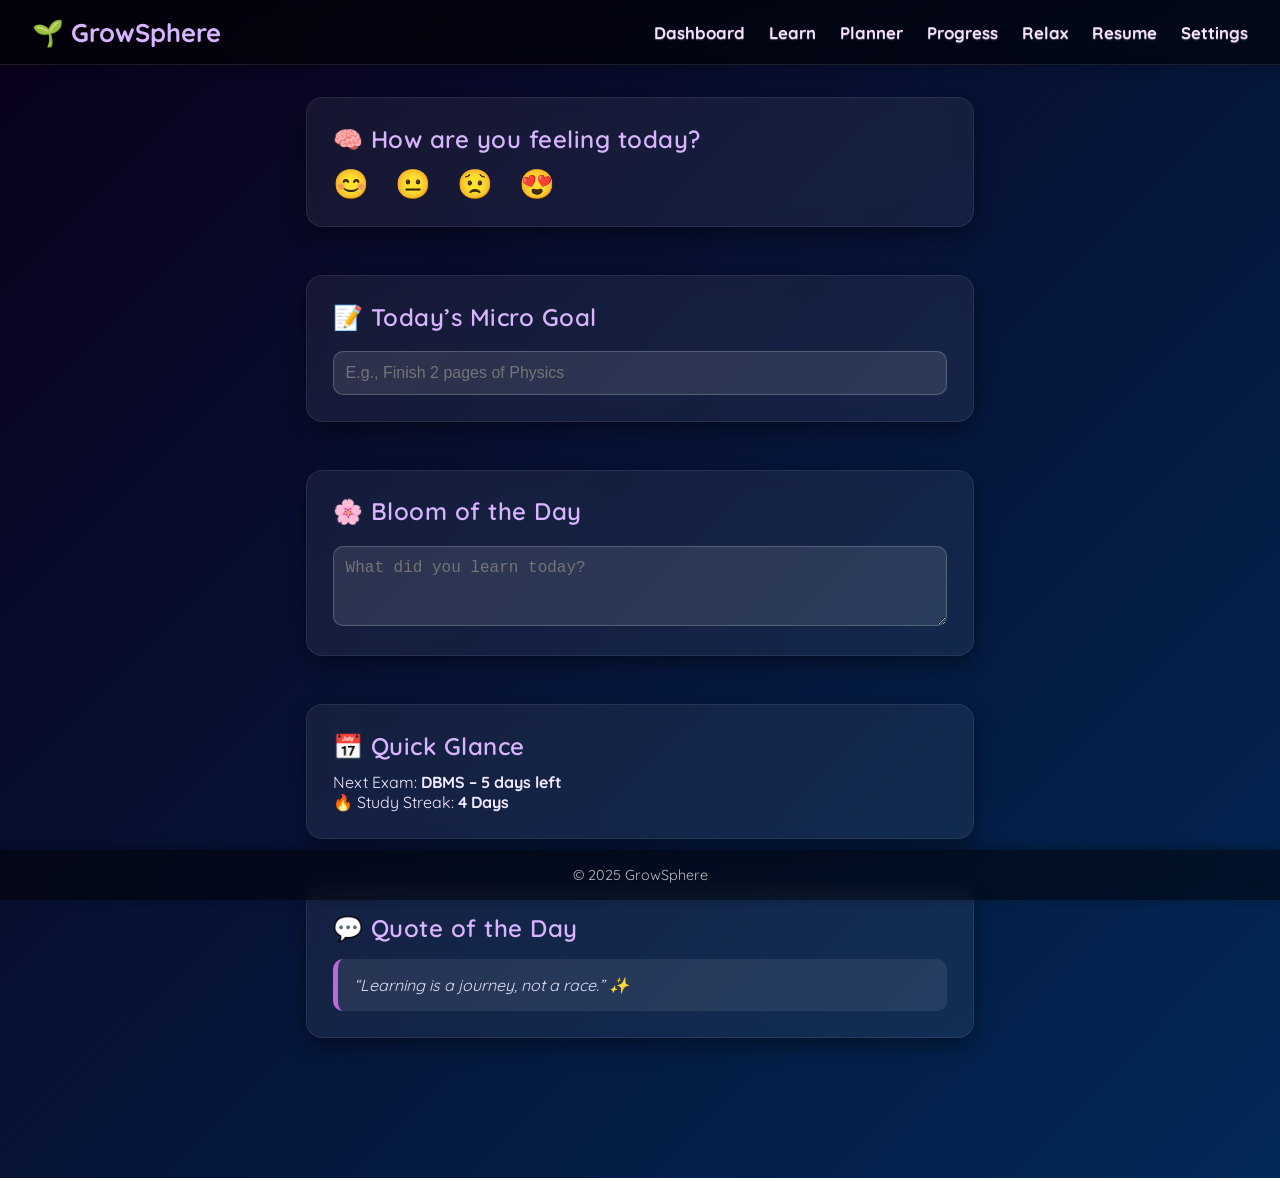
<file: index.html>
<!DOCTYPE html>
<html lang="en">
<head>
  <meta charset="UTF-8" />
  <meta name="viewport" content="width=device-width, initial-scale=1.0" />
  <title>GrowSphere | Home</title>
  <link rel="stylesheet" href="css/style.css" />
  <link href="https://fonts.googleapis.com/css2?family=Quicksand:wght@400;600&display=swap" rel="stylesheet">

</head>
<body>

<header class="top-nav">
  <div class="logo">🌱 GrowSphere</div>
<nav class="nav-links">
  <a href="dashboard.html">Dashboard</a>
  <a href="learn.html">Learn</a>
  <a href="planner.html">Planner</a>
  <a href="progress.html">Progress</a>
  <a href="Body & Brain.html">Relax</a>
  <a href="resume.html">Resume</a>
  <a href="settings.html">Settings</a>
</nav>


</header>


  <main>
    <!-- Mood Picker -->
    <section id="mood-picker">
      <h2>🧠 How are you feeling today?</h2>
      <div class="emojis">
        <span>😊</span>
        <span>😐</span>
        <span>😟</span>
        <span>😍</span>
      </div>
    </section>

    <!-- Micro Goal Input -->
    <section id="micro-goal">
      <h2>📝 Today’s Micro Goal</h2>
      <input type="text" placeholder="E.g., Finish 2 pages of Physics" />
    </section>

    <!-- Bloom of the Day -->
    <section id="bloom">
      <h2>🌸 Bloom of the Day</h2>
      <textarea rows="3" placeholder="What did you learn today?"></textarea>
    </section>

    <!-- Quick Stats -->
    <section id="stats">
      <h2>📅 Quick Glance</h2>
      <p>Next Exam: <strong>DBMS – 5 days left</strong></p>
      <p>🔥 Study Streak: <strong>4 Days</strong></p>
    </section>

    <!-- Motivational Quote -->
    <section id="quote">
      <h2>💬 Quote of the Day</h2>
      <blockquote>
        “Learning is a journey, not a race.” ✨
      </blockquote>
    </section>
  </main>

<footer class="bottom-footer">
  <p>&copy; 2025 GrowSphere</p>
</footer>


  <script src="js/main.js"></script>
</body>
</html>
</file>
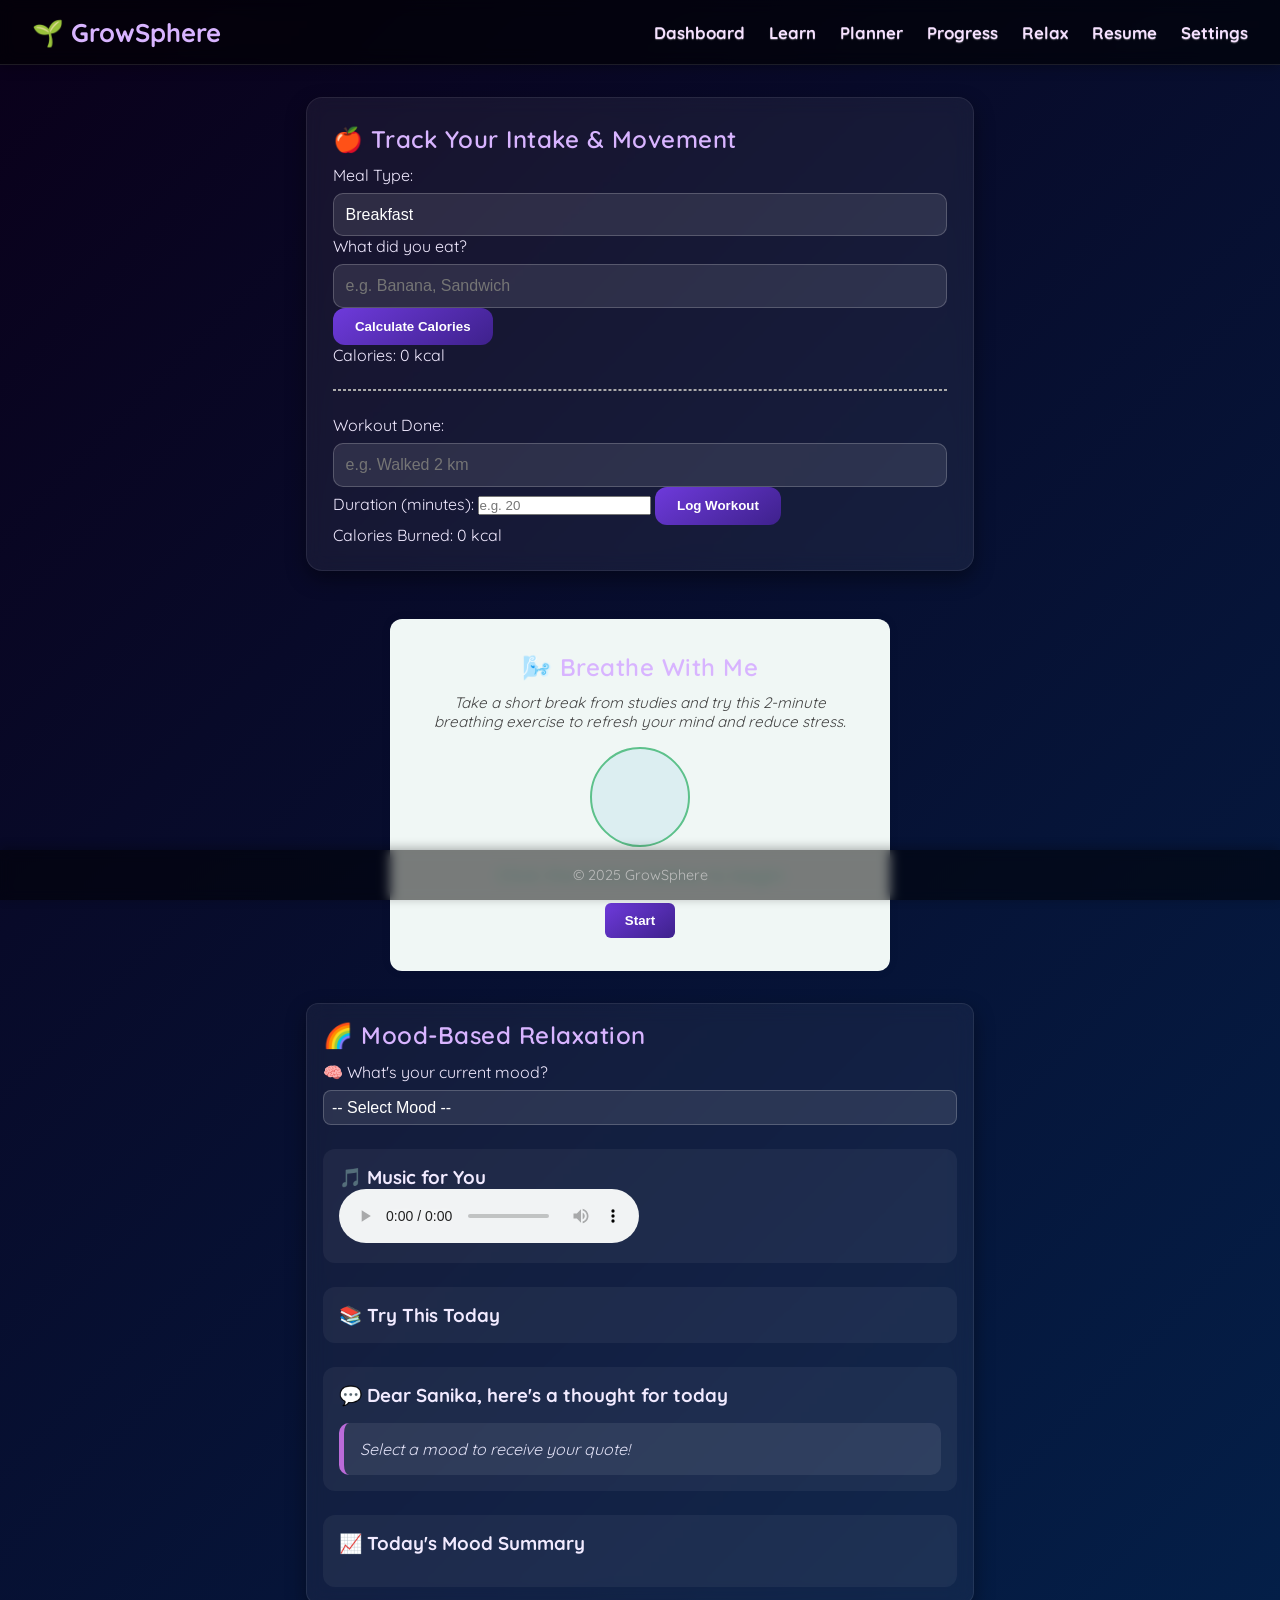
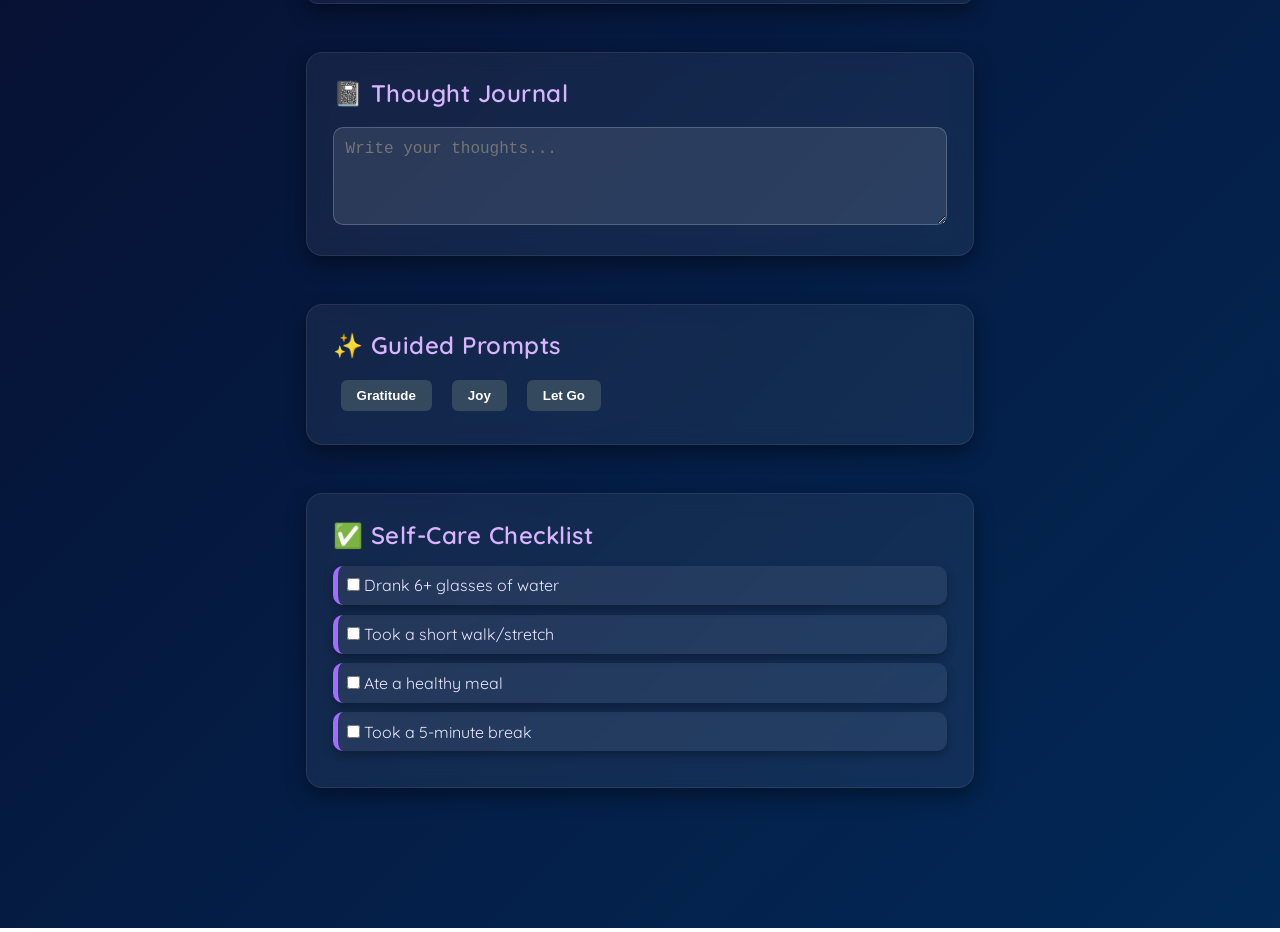
<file: Body & Brain.html>
<!DOCTYPE html>
<html lang="en">
<head>
  <meta charset="UTF-8" />
  <meta name="viewport" content="width=device-width, initial-scale=1.0"/>
  <title>GrowSphere | Body & Brain</title>
  <link rel="stylesheet" href="css/style.css" />
  <link href="https://fonts.googleapis.com/css2?family=Quicksand:wght@400;600&display=swap" rel="stylesheet">
</head>
<body>
  <header class="top-nav">
    <div class="logo">🌱 GrowSphere</div>
    <nav class="nav-links">
      <a href="dashboard.html">Dashboard</a>
      <a href="learn.html">Learn</a>
      <a href="planner.html">Planner</a>
      <a href="progress.html">Progress</a>
      <a href="Body & Brain.html" class="active">Relax</a>
      <a href="resume.html">Resume</a>
      <a href="settings.html">Settings</a>
    </nav>
  </header>

  <main>

    <!-- 🍎 Intake & Movement Tracker -->
    <section id="fitness-tracker">
      <h2>🍎 Track Your Intake & Movement</h2>
      <label for="meal-type">Meal Type:</label>
      <select id="meal-type">
        <option>Breakfast</option>
        <option>Lunch</option>
        <option>Dinner</option>
        <option>Snacks</option>
      </select>

      <label for="food-entry">What did you eat?</label>
      <input type="text" id="food-entry" placeholder="e.g. Banana, Sandwich" />
      <button onclick="calculateCalories()">Calculate Calories</button>
      <p id="calorie-result">Calories: 0 kcal</p>

      <hr style="margin: 1.5rem 0; border: 1px dashed #aaa;" />

      <label for="workout-type">Workout Done:</label>
      <input type="text" id="workout-type" placeholder="e.g. Walked 2 km" />

      <label for="duration">Duration (minutes):</label>
      <input type="number" id="duration" placeholder="e.g. 20" />
      <button onclick="logWorkout()">Log Workout</button>
      <p id="workout-result">Calories Burned: 0 kcal</p>
    </section>

 <!-- 🌬️ Breathing Animation -->
<section id="breathing-tool">
  <h2>🌬️ Breathe With Me</h2>
  <p class="breathing-desc">
    Take a short break from studies and try this 2-minute breathing exercise to refresh your mind and reduce stress.
  </p>
  <div id="circle"></div>
  <p id="breathing-text">Click the button below to begin</p>
  <button id="start-breathing-btn">Start</button>
</section>



    <!-- 🌈 Mood-Based Experience -->
    <section id="mood-experience">
      <h2>🌈 Mood-Based Relaxation</h2>

      <div class="mood-selector">
        <label for="currentMood">🧠 What's your current mood?</label>
        <select id="currentMood" onchange="updateMoodSuggestions()">
          <option value="">-- Select Mood --</option>
          <option value="happy">😊 Happy</option>
          <option value="sad">😢 Sad</option>
          <option value="stressed">😣 Stressed</option>
          <option value="angry">😠 Angry</option>
          <option value="calm">😌 Calm</option>
        </select>
      </div>

      <div class="mood-section">
        <h3>🎵 Music for You</h3>
        <audio id="moodMusicPlayer" controls loop></audio>
        <p id="musicSuggestionText"></p>
      </div>

      <div class="mood-section">
        <h3>📚 Try This Today</h3>
        <p id="hobbySuggestionText"></p>
      </div>

      <div class="mood-section">
        <h3>💬 Dear Sanika, here's a thought for today</h3>
        <blockquote id="quoteText">Select a mood to receive your quote!</blockquote>
      </div>

      <div class="mood-section">
        <h3>📈 Today's Mood Summary</h3>
        <ul id="moodLogList"></ul>
      </div>
    </section>

    <!-- 📓 Thought Journal -->
    <section id="journal">
      <h2>📓 Thought Journal</h2>
      <textarea rows="4" placeholder="Write your thoughts..."></textarea>
    </section>

    <!-- ✨ Guided Prompts -->
    <section id="prompts">
      <h2>✨ Guided Prompts</h2>
      <button onclick="fillPrompt('What am I grateful for today?')">Gratitude</button>
      <button onclick="fillPrompt('What made me smile today?')">Joy</button>
      <button onclick="fillPrompt('What’s worrying me right now?')">Let Go</button>
    </section>

    <!-- ✅ Self-Care Checklist -->
    <section id="self-care">
      <h2>✅ Self-Care Checklist</h2>
      <ul>
        <li><input type="checkbox"> Drank 6+ glasses of water</li>
        <li><input type="checkbox"> Took a short walk/stretch</li>
        <li><input type="checkbox"> Ate a healthy meal</li>
        <li><input type="checkbox"> Took a 5-minute break</li>
      </ul>
    </section>
  </main>

  <footer class="bottom-footer">
    <p>&copy; 2025 GrowSphere</p>
  </footer>

  <!-- 💻 Scripts -->
  <script>
    function fillPrompt(text) {
      document.querySelector("#journal textarea").value = text;
    }

    function calculateCalories() {
      const meal = document.getElementById("food-entry").value.toLowerCase();
      let calories = 0;
      if (meal.includes("banana")) calories += 89;
      if (meal.includes("rice")) calories += 200;
      if (meal.includes("bread")) calories += 80;
      if (meal.includes("sandwich")) calories += 250;
      if (meal.includes("milk")) calories += 100;
      if (meal.includes("egg")) calories += 70;
      if (meal.includes("chapati")) calories += 100;
      if (meal.includes("dal")) calories += 120;
      if (meal.includes("fruit")) calories += 50;

      document.getElementById("calorie-result").innerText = `Calories: ${calories} kcal`;
    }

    function logWorkout() {
      const minutes = parseInt(document.getElementById("duration").value);
      let burned = isNaN(minutes) ? 0 : Math.floor(minutes * 5);
      document.getElementById("workout-result").innerText = `Calories Burned: ${burned} kcal`;
    }

    const moodData = {
      happy: {
        music: "audio/happy.mp3",
        suggestion: "Dance or try a gratitude journal.",
        quote: "Happiness is not out there, it's in you. 🌞 Keep shining, Sanika!"
      },
      sad: {
        music: "audio/soft.mp3",
        suggestion: "Doodle or watch your comfort movie.",
        quote: "Tough times never last, but tough people like you do. 💪"
      },
      stressed: {
        music: "audio/meditation.mp3",
        suggestion: "Try breathing meditation or step outside.",
        quote: "You don't have to control everything. Just breathe, Sanika. 🌿"
      },
      angry: {
        music: "audio/calm.mp3",
        suggestion: "Take deep breaths, try journaling or a workout.",
        quote: "Speak when calm. You got this, Sanika!"
      },
      calm: {
        music: "audio/zen.mp3",
        suggestion: "Read a short story or color something.",
        quote: "Calm is a superpower. Enjoy this peace, Sanika. 🌼"
      }
    };

    const moodLog = [];

    function updateMoodSuggestions() {
      const mood = document.getElementById("currentMood").value;
      if (!mood) return;
      const data = moodData[mood];
      document.getElementById("moodMusicPlayer").src = data.music;
      document.getElementById("musicSuggestionText").innerText = "Mood-matching music playing.";
      document.getElementById("hobbySuggestionText").innerText = data.suggestion;
      document.getElementById("quoteText").innerText = data.quote;
      const time = new Date().toLocaleTimeString();
      moodLog.push(`🕒 ${time} — Mood: ${mood}`);
      renderMoodLog();
    }

    function renderMoodLog() {
      const logList = document.getElementById("moodLogList");
      logList.innerHTML = "";
      moodLog.slice(-5).reverse().forEach(entry => {
        const li = document.createElement("li");
        li.textContent = entry;
        logList.appendChild(li);
      });
    }
  </script>
  <script>
  const circle = document.getElementById("circle");
  const text = document.getElementById("breathing-text");
  const startBtn = document.getElementById("start-breathing-btn");
  let breathingInterval;

  function breatheCycle() {
    text.innerText = "Inhale...";
    circle.style.transform = "scale(1.5)";

    setTimeout(() => {
      text.innerText = "Hold...";

      setTimeout(() => {
        text.innerText = "Exhale...";
        circle.style.transform = "scale(1)";
      }, 2000);
    }, 3000);
  }

  function startBreathing() {
    if (!breathingInterval) {
      breatheCycle(); // Run once immediately
      breathingInterval = setInterval(breatheCycle, 8000);
      startBtn.style.display = "none"; // Hide the button once started
    }
  }

  startBtn.addEventListener("click", startBreathing);
</script>

</body>
</html>
</file>
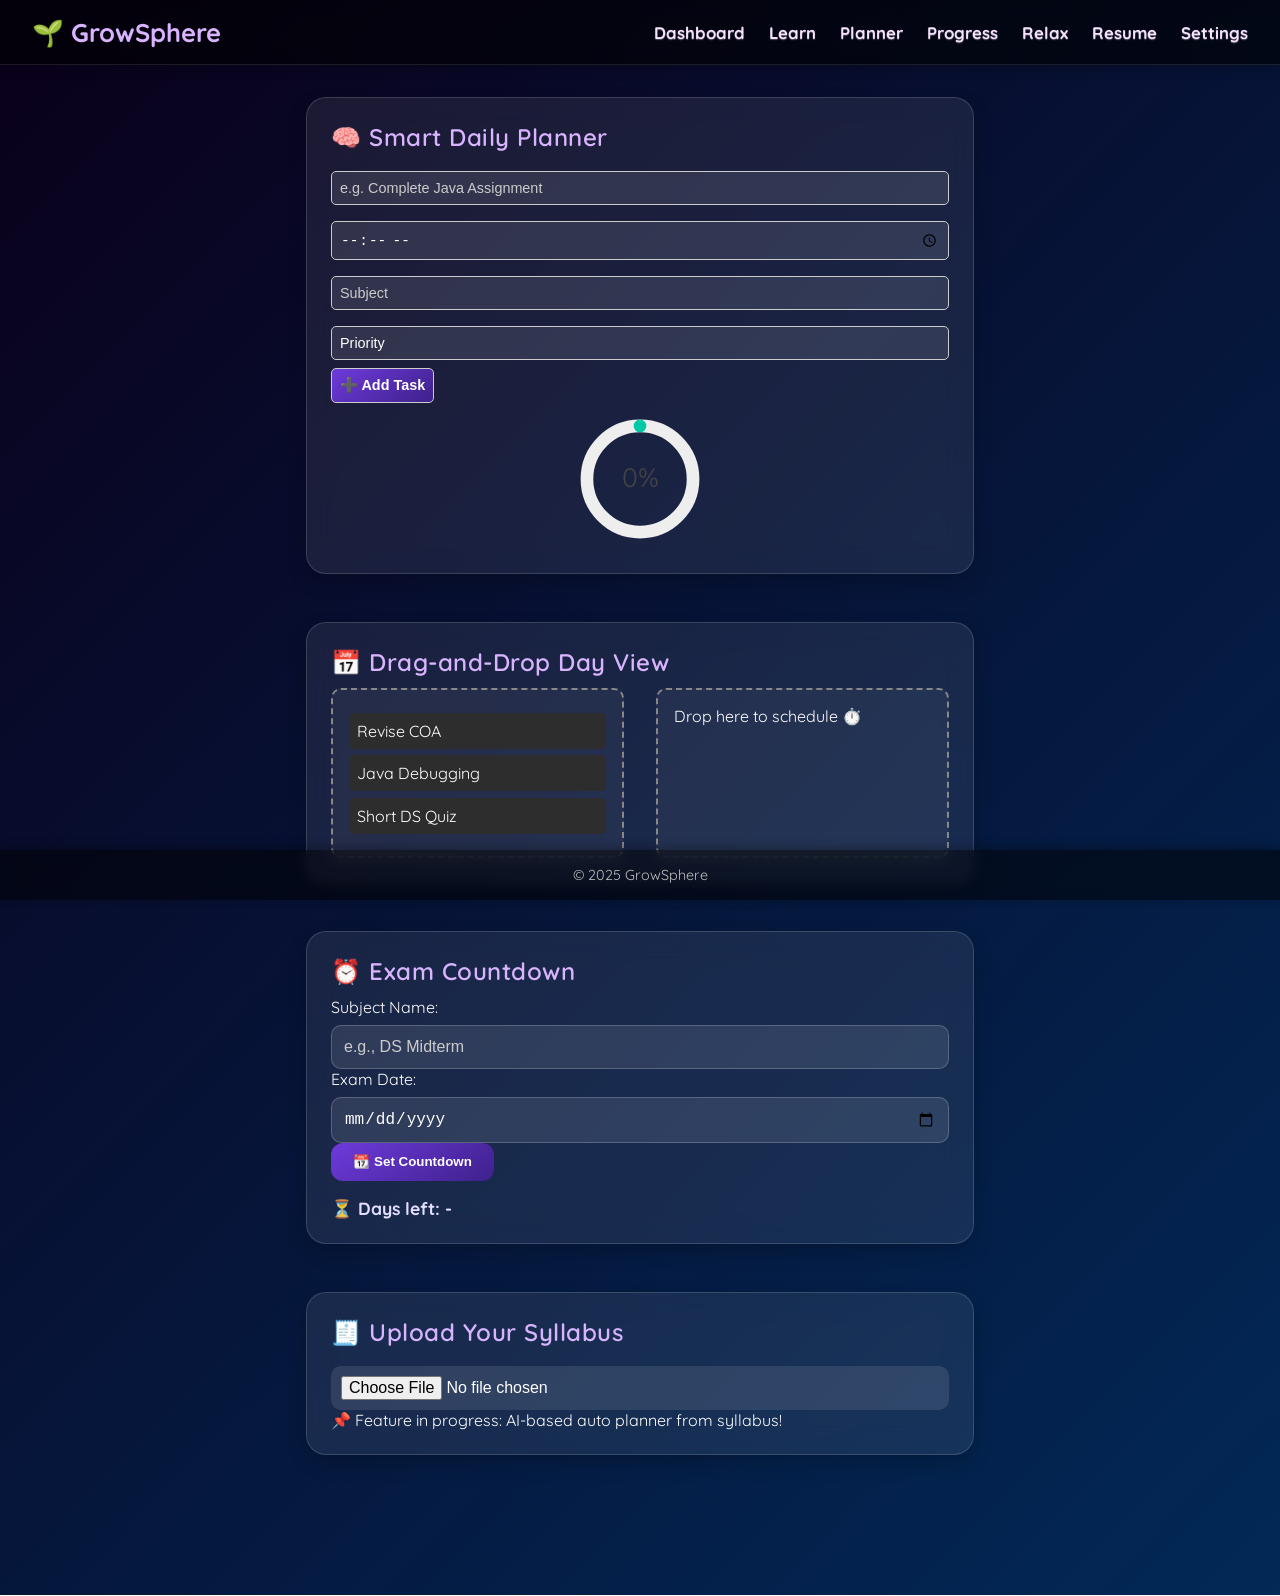
<file: planner.html>
<!DOCTYPE html>
<html lang="en">
<head>
  <meta charset="UTF-8" />
  <meta name="viewport" content="width=device-width, initial-scale=1.0"/>
  <title>GrowSphere | Planner</title>
  <link rel="stylesheet" href="css/style.css" />
  <link href="https://fonts.googleapis.com/css2?family=Quicksand:wght@400;600&display=swap" rel="stylesheet">
</head>
<body>

<header class="top-nav">
  <div class="logo">🌱 GrowSphere</div>
  <nav class="nav-links">
    <a href="dashboard.html">Dashboard</a>
    <a href="learn.html">Learn</a>
    <a href="planner.html" class="active">Planner</a>
    <a href="progress.html">Progress</a>
    <a href="Body & Brain.html">Relax</a>
    <a href="resume.html">Resume</a>
    <a href="settings.html">Settings</a>
  </nav>
</header>

<main class="planner-container">

  <!-- 🧠 Smart Daily Planner -->
  <section class="dashboard-card">
    <h2>🧠 Smart Daily Planner</h2>
    <div class="task-form">
      <input type="text" id="taskInput" placeholder="e.g. Complete Java Assignment" />
      <input type="time" id="taskTime" />
      <input type="text" id="taskSubject" placeholder="Subject" />
      <select id="taskPriority">
        <option value="">Priority</option>
        <option value="High">🔴 High</option>
        <option value="Medium">🟡 Medium</option>
        <option value="Low">🟢 Low</option>
      </select>
      <button id="addTask">➕ Add Task</button>
    </div>

    <ul id="taskSchedule"></ul>

    <div class="progress-circle">
      <svg viewBox="0 0 36 36" class="circular-chart">
        <path class="circle-bg"
          d="M18 2.0845 a 15.9155 15.9155 0 0 1 0 31.831 a 15.9155 15.9155 0 0 1 0 -31.831" />
        <path class="circle"
          stroke-dasharray="0, 100"
          d="M18 2.0845 a 15.9155 15.9155 0 0 1 0 31.831 a 15.9155 15.9155 0 0 1 0 -31.831" />
        <text x="18" y="20.35" class="percentage">0%</text>
      </svg>
    </div>
  </section>

  <!-- 📅 Drag-and-Drop Schedule -->
  <section class="dashboard-card">
    <h2>📅 Drag-and-Drop Day View</h2>
    <div class="task-container">
      <div class="task-list" ondrop="drop(event)" ondragover="allowDrop(event)">
        <div class="task" draggable="true" ondragstart="drag(event)">Revise COA</div>
        <div class="task" draggable="true" ondragstart="drag(event)">Java Debugging</div>
        <div class="task" draggable="true" ondragstart="drag(event)">Short DS Quiz</div>
      </div>
      <div class="drop-zone" ondrop="drop(event)" ondragover="allowDrop(event)">
        Drop here to schedule ⏱️
      </div>
    </div>
  </section>

  <!-- ⏳ Exam Countdown -->
  <section class="dashboard-card">
    <h2>⏰ Exam Countdown</h2>
    <label for="examName">Subject Name:</label>
    <input type="text" id="examName" placeholder="e.g., DS Midterm">
    <label for="examDate">Exam Date:</label>
    <input type="date" id="examDate">
    <button id="setCountdown">📆 Set Countdown</button>
    <p id="countdownResult">⏳ Days left: -</p>
  </section>

  <!-- 🧾 Upload Syllabus -->
  <section class="dashboard-card">
    <h2>🧾 Upload Your Syllabus</h2>
    <input type="file" id="syllabusFile" />
    <p>📌 Feature in progress: AI-based auto planner from syllabus!</p>
  </section>

</main>

<footer class="bottom-footer">
  <p>&copy; 2025 GrowSphere</p>
</footer>

<script src="js/planner.js"></script>
</body>
</html>
</file>
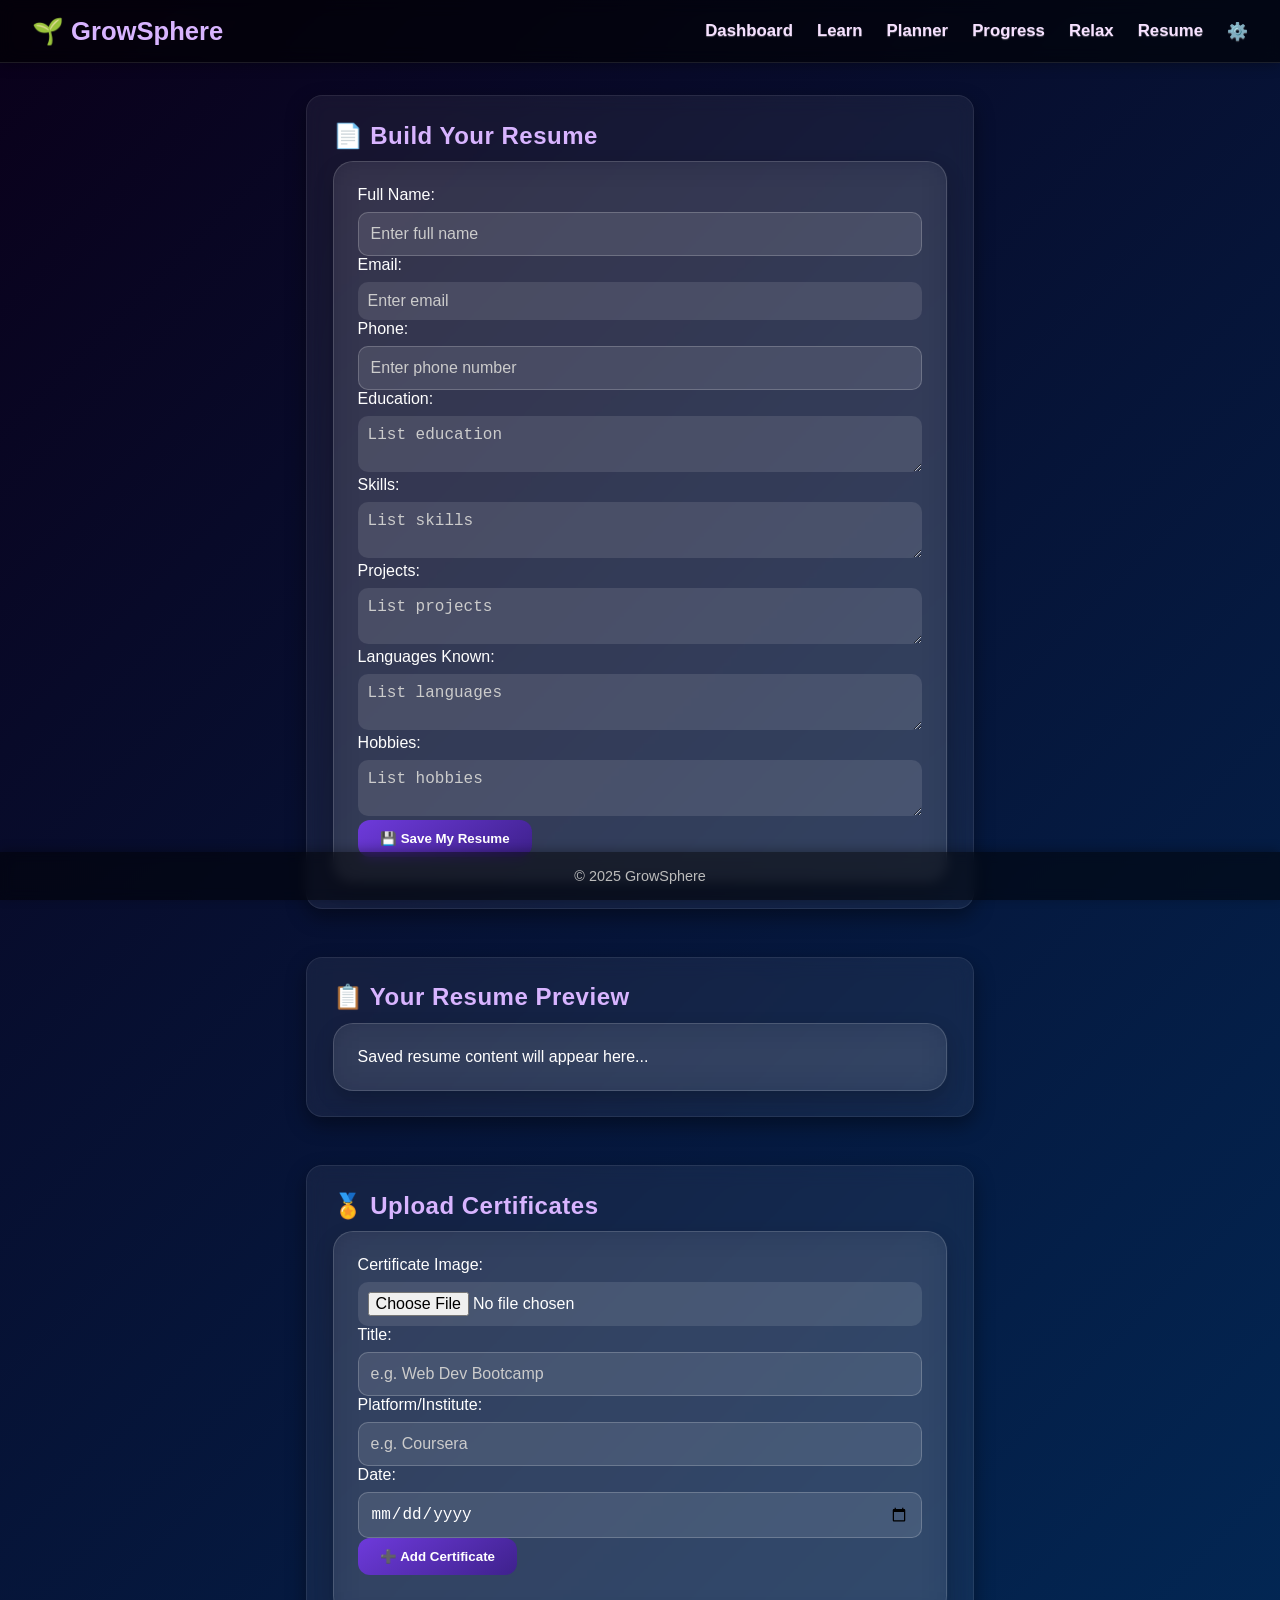
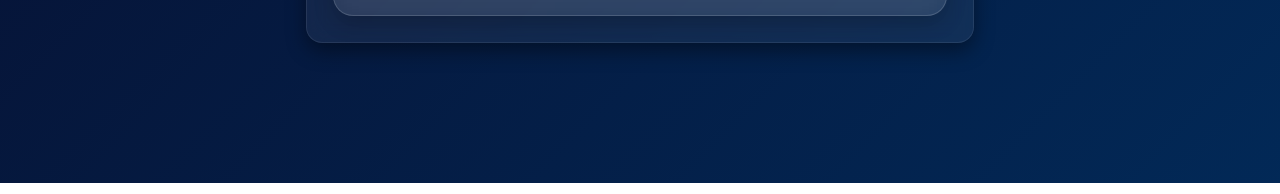
<file: resume.html>
<!DOCTYPE html>
<html lang="en">
<head>
  <meta charset="UTF-8" />
  <meta name="viewport" content="width=device-width, initial-scale=1.0"/>
  <title>GrowSphere | Resume Builder</title>
  <link rel="stylesheet" href="css/style.css" />
  <script src="js/resume.js" defer></script>
</head>
<body>

  <header class="top-nav">
    <div class="logo">🌱 GrowSphere</div>
    <nav class="nav-links">
      <a href="dashboard.html">Dashboard</a>
      <a href="learn.html">Learn</a>
      <a href="planner.html">Planner</a>
      <a href="progress.html">Progress</a>
      <a href="Body & Brain.html">Relax</a>
      <a href="resume.html" class="active">Resume</a>
      <a href="settings.html">⚙️</a>
    </nav>
  </header>

  <main>
    <section>
      <h2>📄 Build Your Resume</h2>
      <div class="dashboard-card">
        <label>Full Name: <input type="text" id="nameInput" placeholder="Enter full name"/></label><br/>
        <label>Email: <input type="email" id="emailInput" placeholder="Enter email"/></label><br/>
        <label>Phone: <input type="text" id="phoneInput" placeholder="Enter phone number"/></label><br/>
        <label>Education: <textarea id="educationInput" placeholder="List education"></textarea></label><br/>
        <label>Skills: <textarea id="skillsInput" placeholder="List skills"></textarea></label><br/>
        <label>Projects: <textarea id="projectsInput" placeholder="List projects"></textarea></label><br/>
        <label>Languages Known: <textarea id="languagesInput" placeholder="List languages"></textarea></label><br/>
        <label>Hobbies: <textarea id="hobbiesInput" placeholder="List hobbies"></textarea></label><br/>

        <button onclick="saveResume()">💾 Save My Resume</button>
      </div>
    </section>

    <section>
      <h2>📋 Your Resume Preview</h2>
      <div id="resumePreview" class="dashboard-card">
        <p>Saved resume content will appear here...</p>
      </div>
    </section>

    <section>
      <h2>🏅 Upload Certificates</h2>
      <div class="dashboard-card">
        <label>Certificate Image: <input type="file" id="certImageInput" accept="image/*"></label><br/>
        <label>Title: <input type="text" id="certTitleInput" placeholder="e.g. Web Dev Bootcamp"/></label><br/>
        <label>Platform/Institute: <input type="text" id="certOrgInput" placeholder="e.g. Coursera"/></label><br/>
        <label>Date: <input type="date" id="certDateInput"/></label><br/>
        <button onclick="addCertificate()">➕ Add Certificate</button>
        <div class="cert-grid" id="certList"></div>
      </div>
    </section>
  </main>

  <footer class="bottom-footer">
    <p>&copy; 2025 GrowSphere</p>
  </footer>

</body>
</html>
</file>
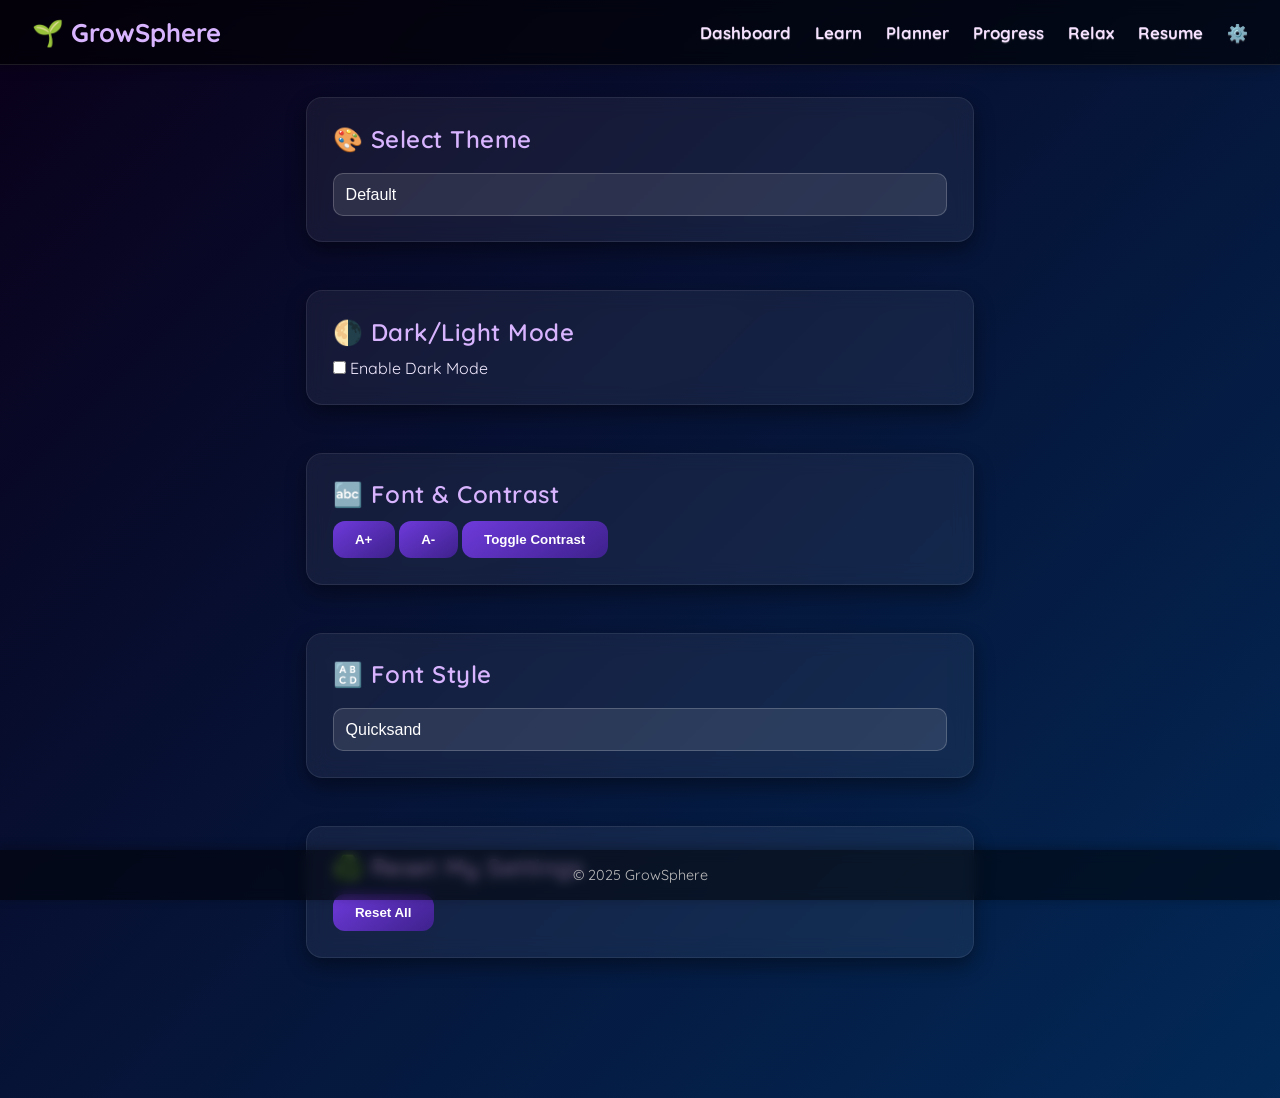
<file: settings.html>
<!DOCTYPE html>
<html lang="en">
<head>
  <meta charset="UTF-8" />
  <meta name="viewport" content="width=device-width, initial-scale=1.0" />
  <title>GrowSphere | Settings</title>
  <link rel="stylesheet" href="css/style.css" />
  <link href="https://fonts.googleapis.com/css2?family=Quicksand:wght@400;600&display=swap" rel="stylesheet">
  <script src="js/settings.js" defer></script>
</head>

<body>
  <header class="top-nav">
    <div class="logo">🌱 GrowSphere</div>
    <nav class="nav-links">
      <a href="dashboard.html">Dashboard</a>
      <a href="learn.html">Learn</a>
      <a href="planner.html">Planner</a>
      <a href="progress.html">Progress</a>
      <a href="Body & Brain.html">Relax</a>
      <a href="resume.html">Resume</a>
      <a href="settings.html">⚙️</a>
    </nav>
  </header>

  <main>
    <!-- 🎨 Theme Selector -->
    <section>
      <h2>🎨 Select Theme</h2>
      <select id="themeSelector">
        <option value="default">Default</option>
        <option value="nature">Nature</option>
        <option value="galaxy">Galaxy</option>
        <option value="calm">Calm</option>
      </select>
    </section>

    <!-- 🌗 Dark Mode Toggle -->
    <section>
      <h2>🌗 Dark/Light Mode</h2>
      <label>
        <input type="checkbox" id="darkModeToggle"> Enable Dark Mode
      </label>
    </section>

    <!-- 🔤 Font Size & Contrast -->
    <section>
      <h2>🔤 Font & Contrast</h2>
      <button onclick="increaseFont()">A+</button>
      <button onclick="decreaseFont()">A-</button>
      <button onclick="toggleContrast()">Toggle Contrast</button>
    </section>

    <!-- 🔠 Font Family Selector -->
    <section>
      <h2>🔠 Font Style</h2>
      <select onchange="changeFontFamily(this.value)">
        <option value="'Quicksand', sans-serif">Quicksand</option>
        <option value="'Poppins', sans-serif">Poppins</option>
        <option value="'Roboto Mono', monospace">Roboto Mono</option>
        <option value="'Playfair Display', serif">Playfair Display</option>
        <option value="Arial, sans-serif">Arial</option>
        <option value="'Courier New', monospace">Courier New</option>
        <option value="'Comic Sans MS', cursive">Comic Sans</option>
      </select>
    </section>

    <!-- ♻️ Reset All -->
    <section>
      <h2>♻️ Reset My Settings</h2>
      <button onclick="resetSettings()">Reset All</button>
    </section>
  </main>

  <footer class="bottom-footer">
    <p>&copy; 2025 GrowSphere</p>
  </footer>
</body>
</html>
</file>
<file: css/style.css>
/* Reset & Base Styles */
* {
  margin: 0;
  padding: 0;
  box-sizing: border-box;
}

body {
  font-family: 'Quicksand', sans-serif;
  background: linear-gradient(-45deg, #0a001a, #18002e, #1a004a, #003366, #0a001a);
  background-size: 500% 500%;
  animation: liveGradientBlueViolet 20s ease infinite;
  color: #eae6f5;
  padding-bottom: 60px;
  position: relative;
}

@keyframes liveGradientBlueViolet {
  0% { background-position: 0% 50%; }
  50% { background-position: 100% 50%; }
  100% { background-position: 0% 50%; }
}

#breath-animation {
  width: 100px;
  height: 100px;
  margin: 1rem auto;
  border-radius: 50%;
  background: #bb6bd9;
  animation: breath 4s ease-in-out infinite;
}

@keyframes breath {
  0%, 100% { transform: scale(1); opacity: 0.7; }
  50% { transform: scale(1.4); opacity: 1; }
}

/* ---- Dashboard Layout ---- */
.dashboard-container {
  display: grid;
  grid-template-columns: repeat(auto-fit, minmax(320px, 1fr));
  gap: 1.5rem;
  padding: 2rem;
}

/* ---- Card Styling ---- */
.dashboard-card {
  background: rgba(255, 255, 255, 0.08);
  border: 1px solid rgba(255, 255, 255, 0.15);
  border-radius: 20px;
  padding: 1.5rem;
  backdrop-filter: blur(15px);
  box-shadow: 0 8px 20px rgba(0, 0, 0, 0.2);
  color: #fff;
  transition: transform 0.2s ease;
}

.dashboard-card:hover {
  transform: scale(1.02);
}
/* ======================= 🔧 New Feature Enhancements ======================= */

/* 📈 Chart Container */
#subjectChartContainer {
  margin-top: 1.5rem;
  padding: 1rem;
  background: rgba(255, 255, 255, 0.05);
  border-radius: 12px;
  text-align: center;
  box-shadow: 0 8px 24px rgba(0, 0, 0, 0.3);
}

/* ✏️ Edit Subject Tracker Fields */
.edit-inputs {
  display: flex;
  gap: 0.5rem;
  margin-top: 0.5rem;
}

.edit-inputs input {
  padding: 0.4rem;
  border-radius: 6px;
  border: none;
  font-size: 0.9rem;
  width: 100px;
  background-color: #1e1e1e;
  color: #fff;
}

/* ✅ Save Button Style */
.save-btn {
  background-color: #00c9a7;
  padding: 0.4rem 0.8rem;
  border: none;
  border-radius: 6px;
  font-weight: bold;
  cursor: pointer;
  color: #000;
}

.save-btn:hover {
  background-color: #5fffd2;
}

/* 📦 Export Button */
#exportBtn {
  margin-top: 1rem;
  background: linear-gradient(145deg, #4db8ff, #2e86de);
  color: white;
  border: none;
  border-radius: 8px;
  padding: 0.6rem 1rem;
  font-size: 1rem;
  font-weight: bold;
  cursor: pointer;
  transition: 0.3s ease;
}

#exportBtn:hover {
  background: linear-gradient(145deg, #6dd5fa, #2980b9);
}

/* 📌 Pie Chart Tooltip Styling (Chart.js default is fine, this is optional) */
.chartjs-tooltip {
  background-color: #1e1e1e;
  color: white;
  border-radius: 5px;
  padding: 6px 10px;
  font-size: 0.85rem;
  box-shadow: 0 0 10px rgba(0,0,0,0.3);
}

/* 📱 Responsive Chart Canvas */
#subjectChart {
  max-width: 100%;
  height: auto;
}

/* ⚠️ Optional: Smooth fade-in for subject items */
.subject-item {
  animation: fadeInUp 0.5s ease;
}

@keyframes fadeInUp {
  from {
    opacity: 0;
    transform: translateY(10px);
  }
  to {
    opacity: 1;
    transform: translateY(0px);
  }
}
.subject-inputs {
  display: flex;
  flex-wrap: wrap;
  gap: 0.5rem;
  margin-bottom: 1rem;
}

.subject-inputs input,
.subject-inputs select,
.subject-inputs button {
  flex: 1;
  padding: 0.6rem;
  border-radius: 6px;
  font-size: 1rem;
  border: none;
}
#daily-scheduler, #weekly-history {
  background: rgba(255, 255, 255, 0.04);
  padding: 1.2rem;
  border-radius: 12px;
  margin-bottom: 2rem;
}

.scheduler-inputs {
  display: flex;
  flex-wrap: wrap;
  gap: 0.5rem;
  margin-bottom: 1rem;
}

.scheduler-inputs input, .scheduler-inputs button {
  flex: 1;
  padding: 0.6rem;
  border-radius: 8px;
  border: none;
  font-size: 1rem;
  background: #1e1e1e;
  color: #fff;
}

#todaySchedule li,
#weekLog li {
  padding: 0.4rem;
  margin-bottom: 0.3rem;
  background: #2c2c2c;
  color: #eee;
  border-left: 4px solid #6fcf97;
  border-radius: 8px;
}
select {
  background-color: #1e1e1e;
  color: #fff;
  border: 1px solid #888;
}
option {
  background: #1e1e1e;
  color: #fff;
}
.toast {
  position: fixed;
  bottom: 20px;
  right: 20px;
  background: #6fcf97;
  color: #000;
  padding: 10px 16px;
  border-radius: 10px;
  font-weight: bold;
  box-shadow: 0 4px 12px rgba(0, 0, 0, 0.3);
  z-index: 1000;
}
/* 🌬️ Breathing Tool */
#breathing-tool {
  text-align: center;
  padding: 2rem;
  background: #f0f7f5;
  border-radius: 12px;
  margin: 2rem auto;
  max-width: 500px;
  box-shadow: 0 0 12px rgba(0, 0, 0, 0.05);
}

#circle {
  width: 150px;
  height: 150px;
  margin: 1.5rem auto;
  background: rgba(0, 204, 153, 0.3);
  border-radius: 50%;
  transition: transform 3s ease-in-out;
}

#breathing-text {
  font-size: 1.2rem;
  font-weight: bold;
  margin-bottom: 1rem;
}

.breathing-desc {
  font-style: italic;
  color: #444;
  font-size: 0.95rem;
  margin-bottom: 1rem;
}

#start-breathing-btn {
  padding: 10px 20px;
  background-color: #39b7ac;
  border: none;
  color: white;
  border-radius: 6px;
  font-weight: 600;
  cursor: pointer;
  transition: background 0.3s;
}

#start-breathing-btn:hover {
  background-color: #2a9d8f;
}


#weekLog h4 {
  margin-top: 1rem;
  color: #d8b4ff;
}
#todaySchedule li {
  display: flex;
  justify-content: space-between;
  align-items: center;
  gap: 0.5rem;
  padding: 0.5rem 1rem;
}

#todaySchedule li button {
  background: transparent;
  border: none;
  color: #fff;
  font-size: 1rem;
  cursor: pointer;
  transition: transform 0.2s ease;
}

#todaySchedule li button:hover {
  transform: scale(1.2);
}
.micro-goal-area {
  display: flex;
  gap: 0.5rem;
  margin-top: 0.5rem;
}

.micro-goal-input {
  flex: 1;
  padding: 0.4rem;
  border-radius: 6px;
  border: none;
  font-size: 0.9rem;
  background-color: #1e1e1e;
  color: #fff;
}
/* 🎨 Fix select dropdown appearance in dark theme */
select {
  background-color: rgba(255, 255, 255, 0.08);
  color: #f1eaff;
  border: 1px solid rgba(255, 255, 255, 0.2);
  padding: 0.6rem;
  border-radius: 10px;
  appearance: none;
  -webkit-appearance: none;
  -moz-appearance: none;
  font-size: 1rem;
  outline: none;
  cursor: pointer;
}

select:focus {
  background-color: rgba(255, 255, 255, 0.15);
  color: #ffffff;
  border-color: #a26dff;
}

/* 🟣 Option styling inside dropdown */
option {
  background-color: #1e1e1e;
  color: #ffffff;
}

/* Fix white highlight on selection */
select option:checked,
select option:hover {
  background-color: #3e218c !important;
  color: #fff !important;
}

.save-goal {
  background: #6fcf97;
  color: #000;
  font-weight: bold;
  border-radius: 6px;
  padding: 0.3rem 0.7rem;
  cursor: pointer;
}
#progressChart {
  margin-top: 2rem;
  background: rgba(255, 255, 255, 0.04);
  border-radius: 10px;
  padding: 1rem;
}
.subject-item progress::-webkit-progress-value {
  transition: width 0.5s ease-in-out;
}

/* ---- Emojis ---- */
.emojis span {
  font-size: 1.8rem;
  margin-right: 10px;
  cursor: pointer;
  transition: transform 0.2s ease;
}

.emojis span:hover {
  transform: scale(1.2);
}


/* ---- Input and Textarea Styling ---- */
.dashboard-card input,
.dashboard-card textarea {
  width: 100%;
  padding: 10px;
  font-size: 1rem;
  border: none;
  border-radius: 10px;
  margin-top: 0.5rem;
  background-color: rgba(255, 255, 255, 0.1);
  color: #fff;
}
#mood-experience, .mood-section {
  margin-top: 1.5rem;
  background: rgba(255,255,255,0.05);
  padding: 1rem;
  border-radius: 12px;
}

.mood-selector select {
  padding: 0.5rem;
  border-radius: 8px;
  margin-top: 0.5rem;
}

.dashboard-card input::placeholder,
.dashboard-card textarea::placeholder {
  color: #ccc;
}

/* ---- Quote Card Specific ---- */
.quote-card blockquote {
  font-style: italic;
  margin: 0;
  color: #e0e0e0;
  font-size: 1.1rem;
}

/* Responsive padding fix */
@media (max-width: 768px) {
  .dashboard-container {
    padding: 1rem;
  }
}


.goal-progress {
  display: flex;
  flex-direction: column;
  align-items: center;
  margin-top: 1rem;
}

.circular-chart {
  display: block;
  margin: 10px auto;
  max-width: 120px;
  max-height: 120px;
}

.circle-bg {
  fill: none;
  stroke: #eee;
  stroke-width: 3.8;
}

.circle {
  fill: none;
  stroke: #00c9a7;
  stroke-width: 3.8;
  stroke-linecap: round;
  transition: stroke-dasharray 1s ease-out;
}

.percentage {
  fill: #444;
  font-family: 'Quicksand', sans-serif;
  font-size: 0.5em;
  text-anchor: middle;
}
#smart-todo input {
  padding: 0.5rem;
  width: 70%;
  margin-bottom: 0.5rem;
}

#smart-todo button {
  padding: 0.5rem 1rem;
  background: #00c9a7;
  color: white;
  border: none;
  border-radius: 5px;
}

#todoList {
  list-style: none;
  padding: 0;
}

#todoList li {
  padding: 0.4rem;
  margin: 0.3rem 0;
  background: #222;
  border-radius: 5px;
  color: #eee;
}

.subject-grid {
  display: grid;
  grid-template-columns: repeat(auto-fit, minmax(140px, 1fr));
  gap: 1rem;
}

.subject-card {
  background: #1c1c1c;
  padding: 1rem;
  border-radius: 10px;
  text-align: center;
  color: #fff;
}

progress {
  width: 100%;
  margin-top: 0.5rem;
  height: 10px;
}
.task-container {
  display: flex;
  gap: 2rem;
  flex-wrap: wrap;
}

.task-list, .drop-zone {
  flex: 1;
  min-width: 200px;
  min-height: 150px;
  padding: 1rem;
  background: rgba(255, 255, 255, 0.05);
  border: 2px dashed #888;
  border-radius: 10px;
}

.task {
  background: #2d2d2d;
  padding: 0.5rem;
  margin: 0.4rem 0;
  border-radius: 5px;
  cursor: grab;
  color: #fff;
}

#syllabus-upload input[type="file"] {
  margin-top: 0.5rem;
  background: #222;
  color: white;
  padding: 0.5rem;
  border-radius: 5px;
}
canvas {
  max-width: 100%;
  margin: 1rem 0;
  background: rgba(255, 255, 255, 0.02);
  border-radius: 10px;
  padding: 1rem;
}
#bloom-tracker ul,
#weekly-wins ul {
  padding-left: 1.5rem;
  line-height: 1.6;
}
#circle {
  width: 100px;
  height: 100px;
  background-color: rgba(173, 216, 230, 0.3);
  border: 2px solid #5dc18b;
  border-radius: 50%;
  margin: 1rem auto;
  transition: transform 4s ease-in-out;
}

#breathing-text {
  text-align: center;
  font-size: 1.2rem;
  margin-top: 0.5rem;
  color: #c5f0e3;
}

#prompts button {
  margin: 0.5rem;
  background: #34495e;
  color: white;
  padding: 0.5rem 1rem;
  border: none;
  border-radius: 6px;
  cursor: pointer;
}

#prompts button:hover {
  background: #5dc18b;
}
/* Dark mode */
body.dark-mode {
  background-color: #121212;
  color: #f0f0f0;
}

/* Themes */
body.nature {
  background: linear-gradient(to right, #a8e6cf, #dcedc1);
}

body.galaxy {
  background: linear-gradient(to right, #1a1a2e, #16213e);
  color: #fff;
}

body.calm {
  background: linear-gradient(to right, #e0c3fc, #8ec5fc);
}

/* High contrast */
body.high-contrast {
  background-color: #000 !important;
  color: #fff !important;
}
#subject-tracker {
  margin-top: 2rem;
  padding: 1rem;
  background: rgba(255, 255, 255, 0.05);
  border-radius: 10px;
  box-shadow: 0 0 10px rgba(0,0,0,0.2);
}

.subject-inputs {
  display: flex;
  flex-wrap: wrap;
  gap: 0.5rem;
  margin-bottom: 1rem;
}

.subject-inputs input, .subject-inputs button {
  padding: 0.6rem;
  border-radius: 6px;
  border: none;
  font-size: 1rem;
}

.subject-inputs input {
  flex: 1;
  background-color: #1e1e1e;
  color: #fff;
}

.subject-inputs button {
  background-color: #6fcf97;
  color: #000;
  font-weight: bold;
  cursor: pointer;
}

#subjectList {
  display: flex;
  flex-direction: column;
  gap: 0.75rem;
}

.subject-item {
  background: #2c2c2c;
  color: white;
  padding: 0.8rem;
  border-radius: 8px;
  display: flex;
  justify-content: space-between;
  align-items: center;
}


/* -------------------------- 🌐 Top Navbar --------------------------- */
.top-nav {
  display: flex;
  justify-content: space-between;
  align-items: center;
  background: rgba(0, 0, 0, 0.6);
  backdrop-filter: blur(8px);
  padding: 1rem 2rem;
  box-shadow: 0 2px 12px rgba(0, 0, 0, 0.3);
  position: sticky;
  top: 0;
  z-index: 1000;
  border-bottom: 1px solid rgba(255, 255, 255, 0.1);
}

.logo {
  font-size: 1.6rem;
  font-weight: bold;
  color: #d8b4ff;
}

.nav-links {
  display: flex;
  gap: 1.5rem;
}

.nav-links a {
  text-decoration: none;
  color: #f6e1ff;
  font-weight: 700;
  font-size: 1.05rem;
  text-shadow: 0 1px 1px rgba(255, 255, 255, 0.3);
  transition: all 0.3s ease;
}

.nav-links a:hover {
  color: #ffbdf7;
  text-shadow: 0 0 4px #bb6bd9;
}

/* -------------------------- 🧊 Sections --------------------------- */
main {
  padding: 2rem 1rem;
  max-width: 800px;
  margin: 0 auto;
}

section {
  background: rgba(255, 255, 255, 0.06);
  backdrop-filter: blur(10px);
  border-radius: 16px;
  padding: 1.6rem;
  color: #f1eaff;
  border: 1px solid rgba(255, 255, 255, 0.08);
  box-shadow: 0 8px 20px rgba(0, 0, 0, 0.4);
  transition: transform 0.3s ease, box-shadow 0.3s ease;

  margin-bottom: 3rem; /* ⬅️ Increased spacing between sections */
}

section:hover {
  transform: translateY(-2px);
  box-shadow: 0 12px 30px rgba(0, 0, 0, 0.5);
}

/* -------------------------- Typography --------------------------- */
h1, h2 {
  color: #d8b4ff;
  margin-bottom: 0.7rem;
  font-weight: 600;
  letter-spacing: 0.5px;
}

/* -------------------------- Inputs & Forms --------------------------- */
input[type="text"],
textarea,
input[type="time"],
input[type="date"],
select {
  width: 100%;
  padding: 0.75rem;
  margin-top: 0.5rem;
  font-size: 1rem;
  background: rgba(255, 255, 255, 0.1);
  border: 1px solid rgba(255, 255, 255, 0.2);
  border-radius: 10px;
  color: #ffffff;
  outline: none;
}

input:focus,
textarea:focus,
select:focus {
  border-color: #a26dff;
}

/* -------------------------- Buttons --------------------------- */
button {
  background: linear-gradient(145deg, #6e3adb, #3e218c);
  color: #fff;
  padding: 0.7rem 1.4rem;
  border: none;
  border-radius: 12px;
  font-weight: 600;
  cursor: pointer;
  transition: 0.3s ease;
}

button:hover {
  background: linear-gradient(145deg, #a26dff, #6433b8);
  transform: translateY(-2px);
}

/* -------------------------- Mood Picker --------------------------- */
.emojis {
  font-size: 2rem;
  display: flex;
  gap: 1rem;
  margin-top: 0.5rem;
  cursor: pointer;
}

/* -------------------------- Quotes --------------------------- */
blockquote {
  background: rgba(255, 255, 255, 0.08);
  border-left: 5px solid #bb6bd9;
  color: #e0e0f5;
  font-style: italic;
  padding: 1rem;
  border-radius: 10px;
  margin-top: 1rem;
}

/* -------------------------- Footer --------------------------- */
footer {
  position: fixed;
  bottom: 0;
  width: 100%;
  background: rgba(0, 0, 0, 0.5);
  backdrop-filter: blur(6px);
  display: flex;
  justify-content: space-around;
  padding: 0.8rem 0;
  box-shadow: 0 -2px 10px rgba(0, 0, 0, 0.3);
}

footer a {
  text-decoration: none;
  color: #d8b4ff;
  font-size: 1.1rem;
  font-weight: 600;
}

.bottom-footer {
  text-align: center;
  padding: 1rem;
  font-size: 0.9rem;
  color: #bbb;
}

/* -------------------------- Learn/Planner/Progress Sections --------------------------- */
#todo-list input[type="text"] { width: 70%; }
#todo-list button { margin-left: 0.5rem; }

#task-list, #subject-plans ul, main ul {
  list-style-type: none;
  margin-top: 1rem;
}

#task-list li,
#taskSchedule li,
main ul li,
#subject-plans li {
  background: rgba(255, 255, 255, 0.07);
  color: #eae6ff;
  padding: 0.6rem;
  margin-bottom: 0.6rem;
  border-left: 5px solid #a26dff;
  border-radius: 10px;
  box-shadow: 0 4px 10px rgba(0,0,0,0.3);
}

/* Flashback */
#flashback p { color: #ccc; }
#flashback button { margin-top: 0.8rem; }

/* Exam Countdown */
#countdownResult {
  margin-top: 1rem;
  font-weight: bold;
  font-size: 1.1rem;
  color: #e4dfff;
}

/* Syllabus Upload */
#syllabus-upload {
  text-align: center;
  font-style: italic;
  color: #aaa;
}

/* Chart Canvas */
canvas {
  max-width: 100%;
  margin-top: 1rem;
}

/* Responsive */
@media (min-width: 768px) {
  main {
    max-width: 700px;
    margin: auto;
  }
}
.cert-grid {
  display: grid;
  grid-template-columns: repeat(auto-fit, minmax(180px, 1fr));
  gap: 1rem;
  margin-top: 1rem;
}

.certificate-item {
  background: rgba(255, 255, 255, 0.05);
  border-radius: 10px;
  padding: 1rem;
  text-align: center;
  box-shadow: 0 4px 14px rgba(0, 0, 0, 0.3);
  transition: transform 0.3s ease;
}

.certificate-item:hover {
  transform: scale(1.03);
}

.certificate-item img {
  max-width: 100%;
  height: 100px;
  object-fit: cover;
  border-radius: 6px;
  margin-bottom: 0.5rem;
}

.cert-details h4 {
  color: #d8b4ff;
  margin-bottom: 0.3rem;
}

.cert-details p {
  font-size: 0.85rem;
  color: #ccc;
}
@media (max-width: 768px) {
  .resume-sections {
    flex-direction: column;
    gap: 1rem;
  }

  .resume-section,
  .cert-grid {
    width: 100%;
  }

  .certificate-item img {
    height: auto;
    max-height: 100px;
  }
}
@media (max-width: 600px) {
  section select,
  section button {
    width: 100%;
    margin-top: 0.5rem;
  }
}
/* 📱 Resume Page Responsiveness Fix */
@media (max-width: 768px) {
  .resume-sections {
    flex-direction: column;
    gap: 1.5rem;
  }

  .resume-section {
    width: 100%;
  }

  .certificate-item {
    padding: 0.8rem;
  }

  .certificate-item img {
    height: auto;
    max-height: 120px;
  }

  .cert-details h4 {
    font-size: 1rem;
  }

  .cert-details p {
    font-size: 0.85rem;
  }
}
/* 🌐 Responsive Styles for Relax Tab */

@media (max-width: 768px) {
  section {
    padding: 1rem;
  }

  input[type="text"],
  input[type="number"],
  textarea,
  select,
  button {
    font-size: 1rem;
    width: 100%;
    margin-top: 0.5rem;
  }

  #fitness-tracker label,
  #fitness-tracker input,
  #fitness-tracker select,
  #fitness-tracker button {
    display: block;
    width: 100%;
    margin-bottom: 0.5rem;
  }

  #fitness-tracker p {
    margin-top: 0.5rem;
  }

  #prompts button {
    width: 100%;
    margin: 0.4rem 0;
  }

  ul {
    padding-left: 1.2rem;
  }

  .bottom-footer {
    flex-direction: column;
    align-items: center;
    font-size: 0.9rem;
    padding: 1rem;
  }
}

@media (max-width: 480px) {
  .top-nav {
    flex-direction: column;
    gap: 1rem;
    text-align: center;
  }

  .nav-links {
    flex-direction: column;
    gap: 0.75rem;
  }

  .nav-links a {
    font-size: 1rem;
  }

  h2 {
    font-size: 1.3rem;
  }
}
/* Responsive Layout */
@media (max-width: 768px) {
  main {
    padding: 1rem;
  }

  section {
    padding: 1rem;
    margin-bottom: 2rem;
  }

  .mood-section, #fitness-tracker, #breathing-tool, #journal, #prompts, #self-care, #mood-experience {
    width: 100%;
    box-sizing: border-box;
  }

  .nav-links {
    display: flex;
    flex-wrap: wrap;
    gap: 0.5rem;
  }

  .nav-links a {
    flex: 1 1 auto;
    text-align: center;
  }

  textarea, input, select, button {
    width: 100%;
    margin-top: 0.5rem;
  }

  audio {
    width: 100%;
  }

  h2, h3 {
    font-size: 1.2rem;
  }

  #circle {
    width: 100px;
    height: 100px;
  }
}
.logo-calendar-wrap {
  display: flex;
  justify-content: space-between;
  align-items: center;
  padding-right: 2rem;
  width: 100%;
}

.mini-calendar {
  display: flex;
  gap: 5px;
  font-size: 0.9rem;
}

.goal-display {
  font-style: italic;
  color: #555;
  margin: 5px 0 10px;
}
.task-form {
  display: flex;
  flex-wrap: wrap;
  gap: 0.5rem;
}
.task-form input, .task-form select, .task-form button {
  padding: 8px;
  font-size: 0.9rem;
  border-radius: 5px;
  border: 1px solid #ccc;
}
#taskSchedule li {
  display: flex;
  justify-content: space-between;
  align-items: center;
  flex-wrap: wrap;
  padding: 12px 16px;
  background-color: rgba(255, 255, 255, 0.05);
  color: #f1f1f1;
  border-radius: 12px;
  border-left: 5px solid #6fcf97;
  margin-bottom: 10px;
  box-shadow: 0 4px 10px rgba(0,0,0,0.2);
  transition: background 0.3s ease;
}

#taskSchedule li:hover {
  background-color: rgba(255, 255, 255, 0.08);
}

.task-check {
  margin-right: 12px;
  transform: scale(1.2);
  cursor: pointer;
}

.task-content {
  flex-grow: 1;
  display: flex;
  flex-direction: column;
  gap: 4px;
}

.task-time {
  font-weight: bold;
  font-size: 1rem;
  color: #d8b4ff;
}

.task-text {
  font-size: 0.95rem;
  color: #fff;
}

.task-tags {
  display: flex;
  gap: 8px;
  flex-wrap: wrap;
}

.tag {
  padding: 4px 8px;
  font-size: 0.8rem;
  border-radius: 6px;
  color: #000;
  font-weight: 600;
  background-color: #e0e0e0;
}

.priority.high { background: #ffc2c2; }
.priority.medium { background: #fff3b0; }
.priority.low { background: #b2f5ea; }
@media (max-width: 600px) {
  #taskSchedule li {
    flex-direction: column;
    align-items: flex-start;
    gap: 0.8rem;
  }

  .task-tags {
    gap: 6px;
  }

  .task-check {
    align-self: flex-start;
  }
}
#taskSchedule li {
  background-color: #f0f4ff; /* soft blue box */
  color: #333;
  padding: 10px 14px;
  margin-bottom: 8px;
  border-radius: 6px;
  list-style-type: none;
  transition: background 0.3s ease;
}

#taskSchedule li:hover {
  background-color: #e0eaff; /* slightly darker on hover */
}
</file>
